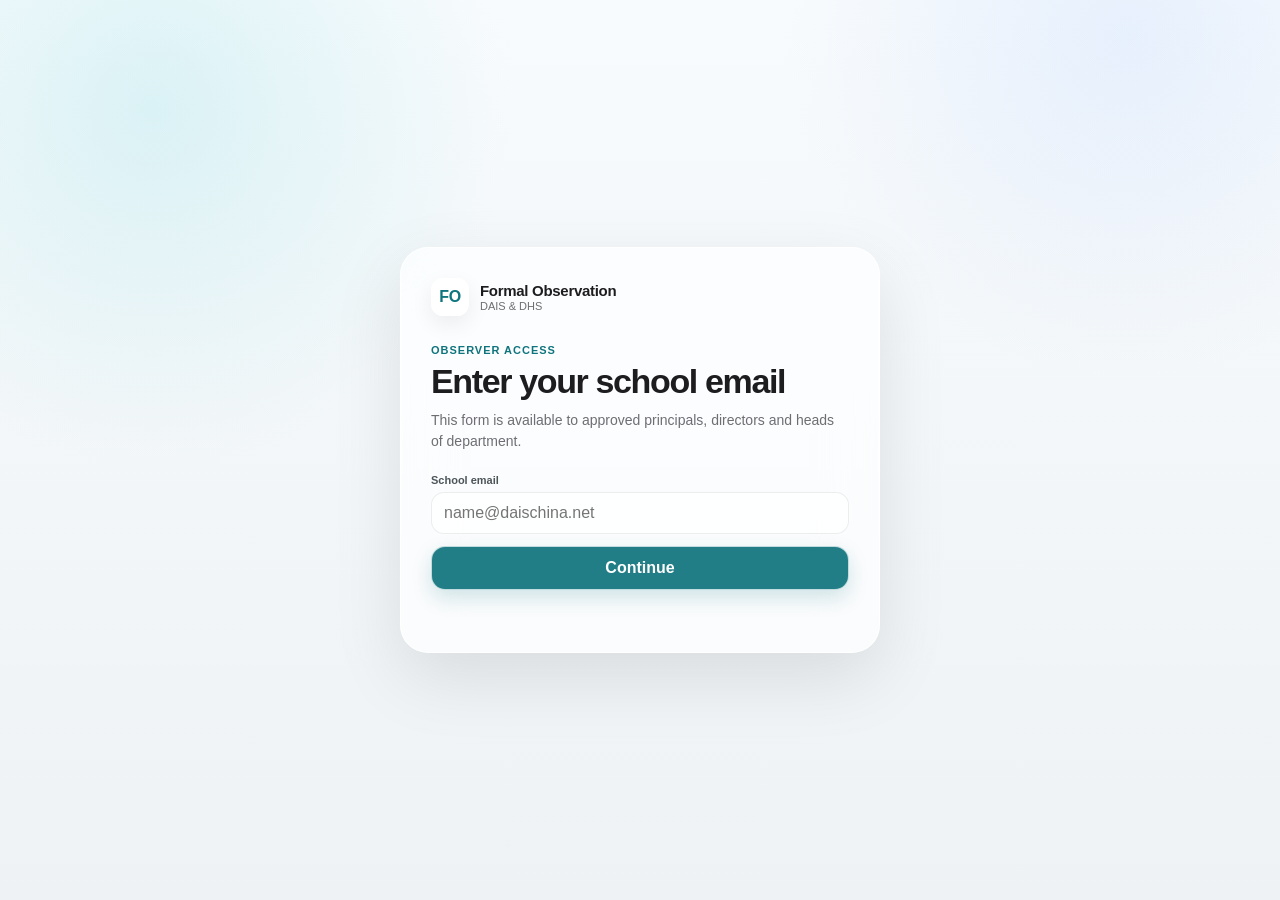
<file: index.html>
<!doctype html>
<html lang="en">
<head>
  <meta charset="utf-8" />
  <meta name="viewport" content="width=device-width, initial-scale=1" />
  <meta name="theme-color" content="#0f6f78" />
  <title>Formal Lesson Observation</title>
  <link rel="stylesheet" href="styles.css" />
</head>
<body>
  <section id="accessGate" class="access-gate no-print">
    <div class="access-card">
      <div class="access-brand">
        <div class="brand-mark">FO</div>
        <div>
          <div class="brand-title">Formal Observation</div>
          <div class="brand-subtitle">DAIS & DHS</div>
        </div>
      </div>
      <p class="access-kicker">Observer access</p>
      <h1>Enter your school email</h1>
      <p class="access-copy">This form is available to approved principals, directors and heads of department.</p>
      <label class="field">
        <span>School email</span>
        <input id="observerAccessEmail" type="email" autocomplete="email" placeholder="name@daischina.net" />
      </label>
      <button type="button" class="btn btn-primary access-button" id="observerAccessBtn">Continue</button>
      <p id="observerAccessMessage" class="access-message" aria-live="polite"></p>
    </div>
  </section>

  <div class="app access-locked" id="mainApp">
    <header class="app-header no-print">
      <div class="brand">
        <div class="brand-mark">FO</div>
        <div>
          <div class="brand-title">Formal Observation</div>
          <div class="brand-subtitle">DAIS & DHS</div>
        </div>
      </div>
      <div class="header-actions">
        <span id="activeObserver" class="active-observer"></span><span id="saveState" class="save-state">Draft saved locally</span>
        <button type="button" class="btn btn-ghost" id="signOutBtn">Sign out</button>
        <button type="button" class="btn btn-ghost" id="clearBtn">Clear</button>
        <button type="button" class="btn btn-secondary" id="saveBtn">Save draft</button>
        <button type="button" class="btn btn-primary" id="submitBtn">Submit observation</button>
        <button type="button" class="btn btn-primary" id="printBtn">Print / Save PDF</button>
      </div>
    </header>

    <main class="shell">
      <section class="hero no-print">
        <div>
          <p class="kicker">DAIS & DHS</p>
          <h1>Formal Lesson Observation</h1>
        </div>
        <div class="hero-badge">
          <span class="hero-badge-label">Overall</span>
          <strong id="heroOverall">Not rated</strong>
        </div>
      </section>

      <form id="observationForm">
        <section class="panel identity-panel print-card">
          <div class="panel-heading">
            <div>
              <span class="step">01</span>
              <h2>Observation details</h2>
            </div>
            <p>Basic lesson information</p>
          </div>
          <div class="field-grid">
            <label class="field">
              <span>Teacher</span>
              <select name="teacher" id="observedTeacher" required>
                <option value="">Select teacher</option>
              </select>
            </label>
            <label class="field">
              <span>Department</span>
              <select name="department" id="departmentSelect" required>
                <option value="">Select department</option>
                <option value="English">English</option>
                <option value="EAL">EAL</option>
                <option value="Mathematics">Mathematics</option>
                <option value="Science">Science</option>
                <option value="Social Studies / Humanities">Social Studies / Humanities</option>
                <option value="Mandarin / Chinese">Mandarin / Chinese</option>
                <option value="Physical Education & Health">Physical Education & Health</option>
                <option value="Performing Arts">Performing Arts</option>
                <option value="Visual Arts">Visual Arts</option>
                <option value="Design & Technology">Design & Technology</option>
                <option value="Computer Science">Computer Science</option>
              </select>
            </label>
            <label class="field">
              <span>Grade</span>
              <select name="grade" id="observationGrade" required>
                <option value="">Select grade</option>
                <option value="Grade 6">Grade 6</option>
                <option value="Grade 7">Grade 7</option>
                <option value="Grade 8">Grade 8</option>
                <option value="Grade 9">Grade 9</option>
                <option value="Grade 10">Grade 10</option>
                <option value="Grade 11">Grade 11</option>
                <option value="Grade 12">Grade 12</option>
                <option value="Mix">Mix</option>
              </select>
            </label>
            <label class="field">
              <span>Course / Subject</span>
              <select name="course" id="courseSelect" required disabled>
                <option value="">Select a teacher first</option>
              </select>
            </label>
            <label class="field">
              <span>Observer</span>
              <input name="observer" id="observerField" type="email" readonly />
            </label>
            <label class="field">
              <span>Observation date</span>
              <input name="observationDate" id="observationDate" type="date" />
            </label>
          </div>
        </section>

        <section class="panel print-card">
          <div class="panel-heading">
            <div>
              <span class="step">02</span>
              <h2>Faculty teaching skills</h2>
            </div>
            <p>Rate each area and add evidence where useful</p>
          </div>
          <div id="facultyCriteria" class="criteria-stack"></div>
          <label class="field notes-field">
            <span>Additional notes</span>
            <textarea name="facultyNotes" rows="4" placeholder="Additional evidence or context..."></textarea>
          </label>
        </section>

        <section class="panel print-card">
          <div class="panel-heading">
            <div>
              <span class="step">03</span>
              <h2>Student learning skills</h2>
            </div>
            <p>Evidence of how students engage with learning</p>
          </div>
          <div id="learningCriteria" class="criteria-stack"></div>
          <label class="field notes-field">
            <span>Additional notes</span>
            <textarea name="learningNotes" rows="4" placeholder="Additional evidence or context..."></textarea>
          </label>
        </section>

        <section class="panel print-card">
          <div class="panel-heading">
            <div>
              <span class="step">04</span>
              <h2>Student attainment</h2>
            </div>
            <p>Select the statement that best matches the evidence observed</p>
          </div>
          <div id="attainmentOptions" class="statement-grid attainment-grid"></div>
        </section>

        <section class="panel print-card">
          <div class="panel-heading">
            <div>
              <span class="step">05</span>
              <h2>Student progress</h2>
            </div>
            <p>Select the statement that best matches the progress observed</p>
          </div>
          <div id="progressOptions" class="statement-grid progress-grid"></div>
        </section>

        <section class="panel summary-panel print-card">
          <div class="panel-heading">
            <div>
              <span class="step">06</span>
              <h2>Evaluation summary</h2>
            </div>
            <p>Calculated automatically from the observer ratings</p>
          </div>

          <div class="summary-grid">
            <div class="summary-box">
              <span>Faculty teaching skills <b class="summary-weight">21.67%</b></span>
              <strong id="facultySummary">Not rated</strong>
              <select name="evaluationFacultyOverride" aria-label="Faculty teaching skills override">
                <option value="">Automatic</option>
                <option value="OUTSTANDING">Outstanding</option>
                <option value="ACCEPTABLE">Acceptable</option>
                <option value="INCOMPLETE">Incomplete</option>
              </select>
            </div>
            <div class="summary-box">
              <span>Student learning skills <b class="summary-weight">21.67%</b></span>
              <strong id="learningSummary">Not rated</strong>
              <select name="evaluationLearningOverride" aria-label="Student learning skills override">
                <option value="">Automatic</option>
                <option value="OUTSTANDING">Outstanding</option>
                <option value="ACCEPTABLE">Acceptable</option>
                <option value="INCOMPLETE">Incomplete</option>
              </select>
            </div>
            <div class="summary-box">
              <span>Student attainment <b class="summary-weight">21.67%</b></span>
              <strong id="attainmentSummary">Not rated</strong>
              <select name="evaluationAttainmentOverride" aria-label="Student attainment override">
                <option value="">Automatic</option>
                <option value="OUTSTANDING">Outstanding</option>
                <option value="ACCEPTABLE">Acceptable</option>
                <option value="INCOMPLETE">Incomplete</option>
              </select>
            </div>
            <div class="summary-box">
              <span>Student progress <b class="summary-weight">35%</b></span>
              <strong id="progressSummary">Not rated</strong>
              <select name="evaluationProgressOverride" aria-label="Student progress override">
                <option value="">Automatic</option>
                <option value="OUTSTANDING">Outstanding</option>
                <option value="ACCEPTABLE">Acceptable</option>
                <option value="INCOMPLETE">Incomplete</option>
              </select>
            </div>
          </div>

          <div class="final-overall">
            <div>
              <span>Final overall</span>
              <strong id="finalOverall">Not rated</strong>
            </div>
            <label class="field compact">
              <span>Manual override</span>
              <select name="evaluationOverallOverride">
                <option value="">Automatic</option>
                <option value="OUTSTANDING">Outstanding</option>
                <option value="ACCEPTABLE">Acceptable</option>
                <option value="INCOMPLETE">Incomplete</option>
              </select>
            </label>
          </div>
        </section>

        <section class="panel print-card">
          <div class="panel-heading">
            <div>
              <span class="step">07</span>
              <h2>Feedback & next steps</h2>
            </div>
            <p>Clear, practical feedback for professional growth</p>
          </div>
          <div class="feedback-grid">
            <label class="feedback-card strengths">
              <span class="feedback-title">Main strengths of the lesson</span>
              <textarea name="strengths" rows="5" placeholder="What was particularly effective?"></textarea>
            </label>
            <label class="feedback-card improvements">
              <span class="feedback-title">Items for improvement</span>
              <textarea name="improvement" rows="5" placeholder="What could be strengthened?"></textarea>
            </label>
            <label class="feedback-card next-steps">
              <span class="feedback-title">Next steps moving forward</span>
              <textarea name="nextSteps" rows="5" placeholder="What should happen next?"></textarea>
            </label>
          </div>
        </section>

        <section class="panel rubric-panel print-card">
          <details>
            <summary>Reference Rubric 1</summary>
            <div id="facultyRubric" class="rubric-wrap"></div>
          </details>
        </section>

        <section class="panel rubric-panel print-card">
          <details>
            <summary>Reference Rubric 2</summary>
            <div id="learningRubric" class="rubric-wrap"></div>
          </details>
        </section>

        <div class="mobile-actions no-print">
          <button type="button" class="btn btn-secondary" id="mobileSaveBtn">Save draft</button>
          <button type="button" class="btn btn-primary" id="mobileSubmitBtn">Submit observation</button>
          <button type="button" class="btn btn-primary" id="mobilePrintBtn">Print / Save PDF</button>
        </div>
        <p id="submitStatus" class="save-state no-print" aria-live="polite"></p>
      </form>
    </main>
  </div>

  <div id="workingOverlay" class="working-overlay no-print" aria-hidden="true">
    <div class="working-card" role="status" aria-live="polite">
      <div class="working-spinner" aria-hidden="true"></div>
      <div>
        <strong id="workingTitle">Working…</strong>
        <p id="workingMessage">Please wait a moment.</p>
      </div>
    </div>
  </div>

  <div id="submissionConfirm" class="submission-confirm no-print" aria-hidden="true">
    <div class="submission-confirm-card" role="dialog" aria-modal="true" aria-labelledby="submissionConfirmTitle">
      <p class="submission-kicker">Final check</p>
      <h2 id="submissionConfirmTitle">Submit this observation?</h2>
      <p class="submission-confirm-copy">Review the teacher notification before the observation is submitted.</p>

      <div class="submission-review">
        <div class="submission-review-row">
          <span>Teacher</span>
          <strong id="confirmTeacherName">—</strong>
        </div>
        <div class="submission-review-row">
          <span>Course / Subject</span>
          <strong id="confirmCourseName">—</strong>
        </div>
      </div>

      <fieldset class="email-choice">
        <legend>Send the teacher an email?</legend>
        <label class="email-choice-option">
          <input type="radio" name="sendTeacherEmailChoice" value="yes">
          <span><strong>Yes</strong><small>Send the self-appraisal link after submission.</small></span>
        </label>
        <label class="email-choice-option">
          <input type="radio" name="sendTeacherEmailChoice" value="no" checked>
          <span><strong>No</strong><small>Do not email the teacher. For this submission, any required notification will be routed to the observer instead.</small></span>
        </label>
      </fieldset>

      <label class="field confirm-email-field" id="confirmEmailField">
        <span>Teacher email</span>
        <input id="confirmTeacherEmail" type="email" autocomplete="off" placeholder="teacher@daischina.net" disabled>
        <small>You can correct the recipient before sending.</small>
      </label>

      <p id="confirmSubmissionMessage" class="access-message" aria-live="polite"></p>

      <div class="submission-confirm-actions">
        <button type="button" class="btn btn-ghost" id="cancelSubmissionBtn">Back</button>
        <button type="button" class="btn btn-primary" id="confirmSubmissionBtn">Submit observation</button>
      </div>
    </div>
  </div>

  <div id="submissionSuccess" class="submission-success no-print" aria-hidden="true">
    <div class="submission-success-card" role="dialog" aria-modal="true" aria-labelledby="submissionSuccessTitle">
      <div class="submission-check" aria-hidden="true"><span>✓</span></div>
      <p class="submission-kicker">Formal Observation</p>
      <h2 id="submissionSuccessTitle">Observation submitted successfully</h2>
      <p id="submissionSuccessCopy">The observation has been saved.</p>
      <button type="button" class="btn btn-primary" id="submissionDoneBtn">Done</button>
    </div>
  </div>
  <script src="app.js?v=20261008-submit-ux2"></script>
</body>
</html>
</file>
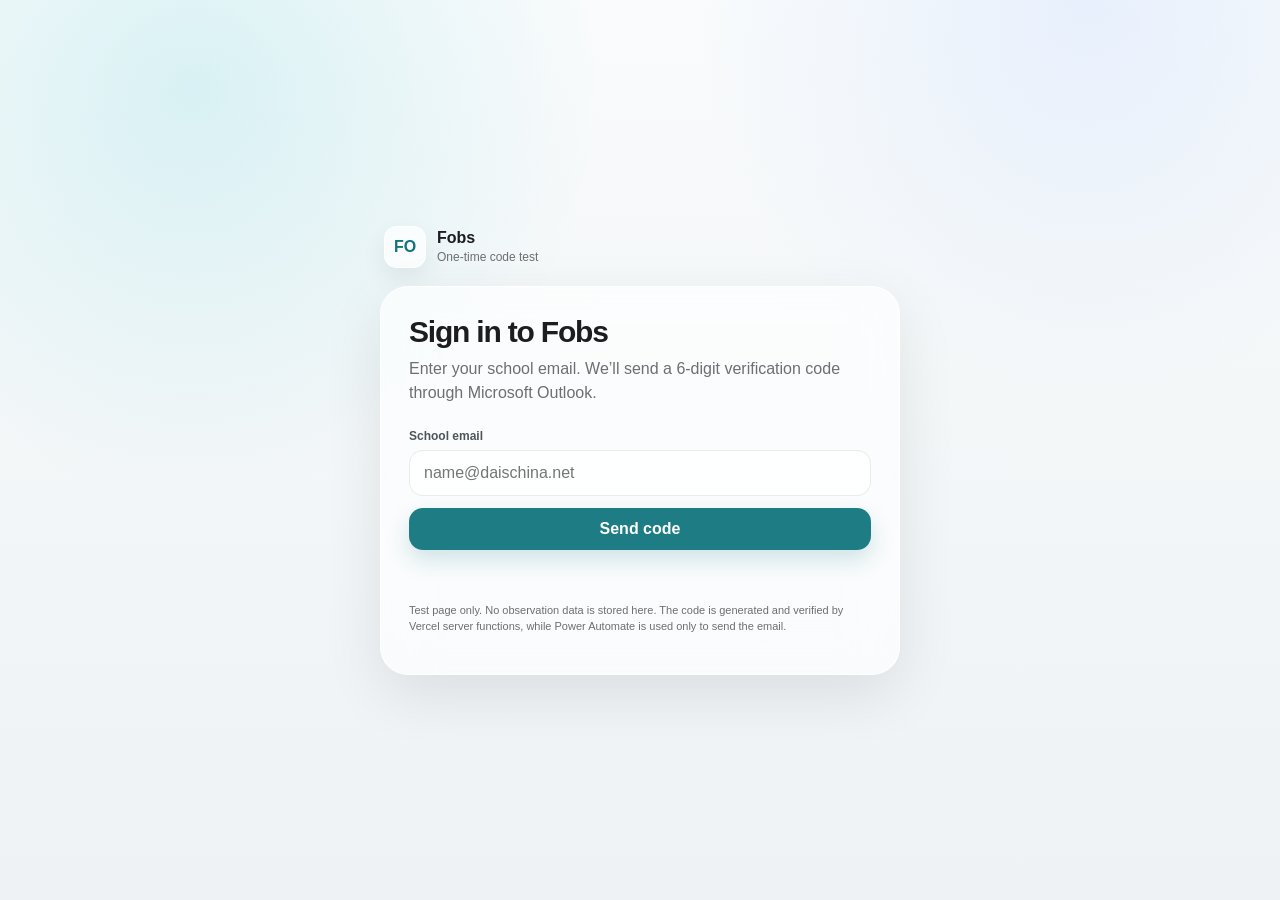
<file: otp-test.html>
<!doctype html>
<html lang="en">
<head>
  <meta charset="utf-8" />
  <meta name="viewport" content="width=device-width,initial-scale=1" />
  <meta name="theme-color" content="#0f747d" />
  <title>Fobs OTP Test</title>
  <style>
    :root{
      --ink:#1d1d1f;--muted:#6e6e73;--teal:#0f747d;--glass:rgba(255,255,255,.64);
      --line:rgba(0,0,0,.08);--ok:#258b52;--danger:#c83e3e;
    }
    *{box-sizing:border-box}
    body{
      margin:0;min-height:100vh;display:grid;place-items:center;padding:24px;
      font-family:-apple-system,BlinkMacSystemFont,"SF Pro Display","Segoe UI",sans-serif;color:var(--ink);
      background:
        radial-gradient(circle at 15% 10%,rgba(124,214,223,.25),transparent 30%),
        radial-gradient(circle at 85% 0%,rgba(170,201,255,.22),transparent 28%),
        linear-gradient(180deg,#f9fbfc,#eef2f4);
    }
    .wrap{width:min(520px,100%)}
    .brand{display:flex;align-items:center;gap:11px;margin:0 0 18px 4px}
    .mark{width:42px;height:42px;border-radius:13px;display:grid;place-items:center;background:rgba(255,255,255,.72);
      border:1px solid rgba(255,255,255,.9);box-shadow:0 10px 26px rgba(0,0,0,.07);color:var(--teal);font-weight:800}
    .brand strong{display:block}.brand span{font-size:12px;color:var(--muted)}
    .card{
      background:var(--glass);border:1px solid rgba(255,255,255,.78);border-radius:28px;padding:28px;
      box-shadow:0 20px 60px rgba(0,0,0,.09);backdrop-filter:blur(24px) saturate(150%);
    }
    h1{font-size:30px;letter-spacing:-.04em;margin:0 0 8px}.sub{margin:0 0 24px;color:var(--muted);line-height:1.5}
    label{display:block;font-size:12px;font-weight:700;margin:0 0 7px;color:#4d5559}
    input{
      width:100%;border:1px solid var(--line);background:rgba(255,255,255,.78);border-radius:14px;padding:13px 14px;
      outline:none;font:inherit;box-shadow:inset 0 1px 0 rgba(255,255,255,.8)
    }
    input:focus{border-color:rgba(15,116,125,.4);box-shadow:0 0 0 4px rgba(15,116,125,.08)}
    .row{display:flex;gap:10px;margin-top:12px}.row button{flex:1}
    button{
      border:0;border-radius:14px;padding:12px 16px;font:inherit;font-weight:750;cursor:pointer;
      transition:.15s ease
    }
    button:hover{transform:translateY(-1px)}
    .primary{background:rgba(15,116,125,.94);color:#fff;box-shadow:0 10px 22px rgba(15,116,125,.18)}
    .secondary{background:rgba(255,255,255,.68);color:#2c3336;border:1px solid rgba(255,255,255,.8)}
    .step{display:none}.step.active{display:block}
    .code{
      text-align:center;font-size:28px;letter-spacing:.24em;font-weight:700;padding-left:.24em
    }
    .message{margin-top:14px;font-size:13px;line-height:1.45;min-height:20px;color:var(--muted)}
    .message.ok{color:var(--ok)}.message.error{color:var(--danger)}
    .signed-in{padding:18px;border-radius:18px;background:rgba(37,139,82,.08);border:1px solid rgba(37,139,82,.18)}
    .signed-in strong{display:block;color:var(--ok);font-size:20px;margin-bottom:5px}
    .tiny{font-size:11px;color:var(--muted);margin-top:18px;line-height:1.5}
  </style>
</head>
<body>
  <main class="wrap">
    <div class="brand"><div class="mark">FO</div><div><strong>Fobs</strong><span>One-time code test</span></div></div>
    <section class="card">
      <div id="stepEmail" class="step active">
        <h1>Sign in to Fobs</h1>
        <p class="sub">Enter your school email. We’ll send a 6-digit verification code through Microsoft Outlook.</p>
        <label for="email">School email</label>
        <input id="email" type="email" autocomplete="email" placeholder="name@daischina.net" />
        <div class="row"><button id="sendBtn" class="primary">Send code</button></div>
        <div id="emailMessage" class="message"></div>
      </div>

      <div id="stepCode" class="step">
        <h1>Enter your code</h1>
        <p class="sub">We sent a 6-digit code to <strong id="emailEcho"></strong>. It expires in 10 minutes.</p>
        <label for="code">Verification code</label>
        <input id="code" class="code" inputmode="numeric" maxlength="6" autocomplete="one-time-code" placeholder="000000" />
        <div class="row">
          <button id="backBtn" class="secondary">Back</button>
          <button id="verifyBtn" class="primary">Verify</button>
        </div>
        <div id="codeMessage" class="message"></div>
      </div>

      <div id="stepDone" class="step">
        <div class="signed-in">
          <strong>Signed in ✓</strong>
          <div id="signedInEmail"></div>
        </div>
        <p class="sub" style="margin-top:18px">The app has proved that this person can access that school mailbox. This can later become the identity used for observation permissions and audit logs.</p>
        <div class="row"><button id="againBtn" class="secondary">Test another email</button></div>
      </div>

      <p class="tiny">Test page only. No observation data is stored here. The code is generated and verified by Vercel server functions, while Power Automate is used only to send the email.</p>
    </section>
  </main>

<script>
  let challenge = "";

  const $ = id => document.getElementById(id);
  function show(id){
    ["stepEmail","stepCode","stepDone"].forEach(x=>$(x).classList.toggle("active",x===id));
  }
  function msg(id,text,type=""){
    const el=$(id); el.textContent=text; el.className="message "+type;
  }

  $("sendBtn").onclick = async () => {
    const email=$("email").value.trim().toLowerCase();
    msg("emailMessage","Sending code…");
    $("sendBtn").disabled=true;
    try{
      const r=await fetch("/api/request-code",{method:"POST",headers:{"Content-Type":"application/json"},body:JSON.stringify({email})});
      const data=await r.json();
      if(!r.ok) throw new Error(data.error||"Could not send code");
      challenge=data.challenge;
      $("emailEcho").textContent=email;
      $("code").value="";
      msg("codeMessage","");
      show("stepCode");
      $("code").focus();
    }catch(e){msg("emailMessage",e.message,"error")}
    finally{$("sendBtn").disabled=false}
  };

  $("verifyBtn").onclick = async () => {
    const email=$("email").value.trim().toLowerCase();
    const code=$("code").value.trim();
    msg("codeMessage","Checking code…");
    $("verifyBtn").disabled=true;
    try{
      const r=await fetch("/api/verify-code",{method:"POST",headers:{"Content-Type":"application/json"},body:JSON.stringify({email,code,challenge})});
      const data=await r.json();
      if(!r.ok) throw new Error(data.error||"Verification failed");
      $("signedInEmail").textContent=data.email;
      show("stepDone");
    }catch(e){msg("codeMessage",e.message,"error")}
    finally{$("verifyBtn").disabled=false}
  };

  $("backBtn").onclick=()=>show("stepEmail");
  $("againBtn").onclick=()=>{challenge="";$("email").value="";$("code").value="";msg("emailMessage","");show("stepEmail")};
  $("code").addEventListener("input",e=>e.target.value=e.target.value.replace(/\D/g,"").slice(0,6));
  $("code").addEventListener("keydown",e=>{if(e.key==="Enter")$("verifyBtn").click()});
  $("email").addEventListener("keydown",e=>{if(e.key==="Enter")$("sendBtn").click()});
</script>
</body>
</html>
</file>
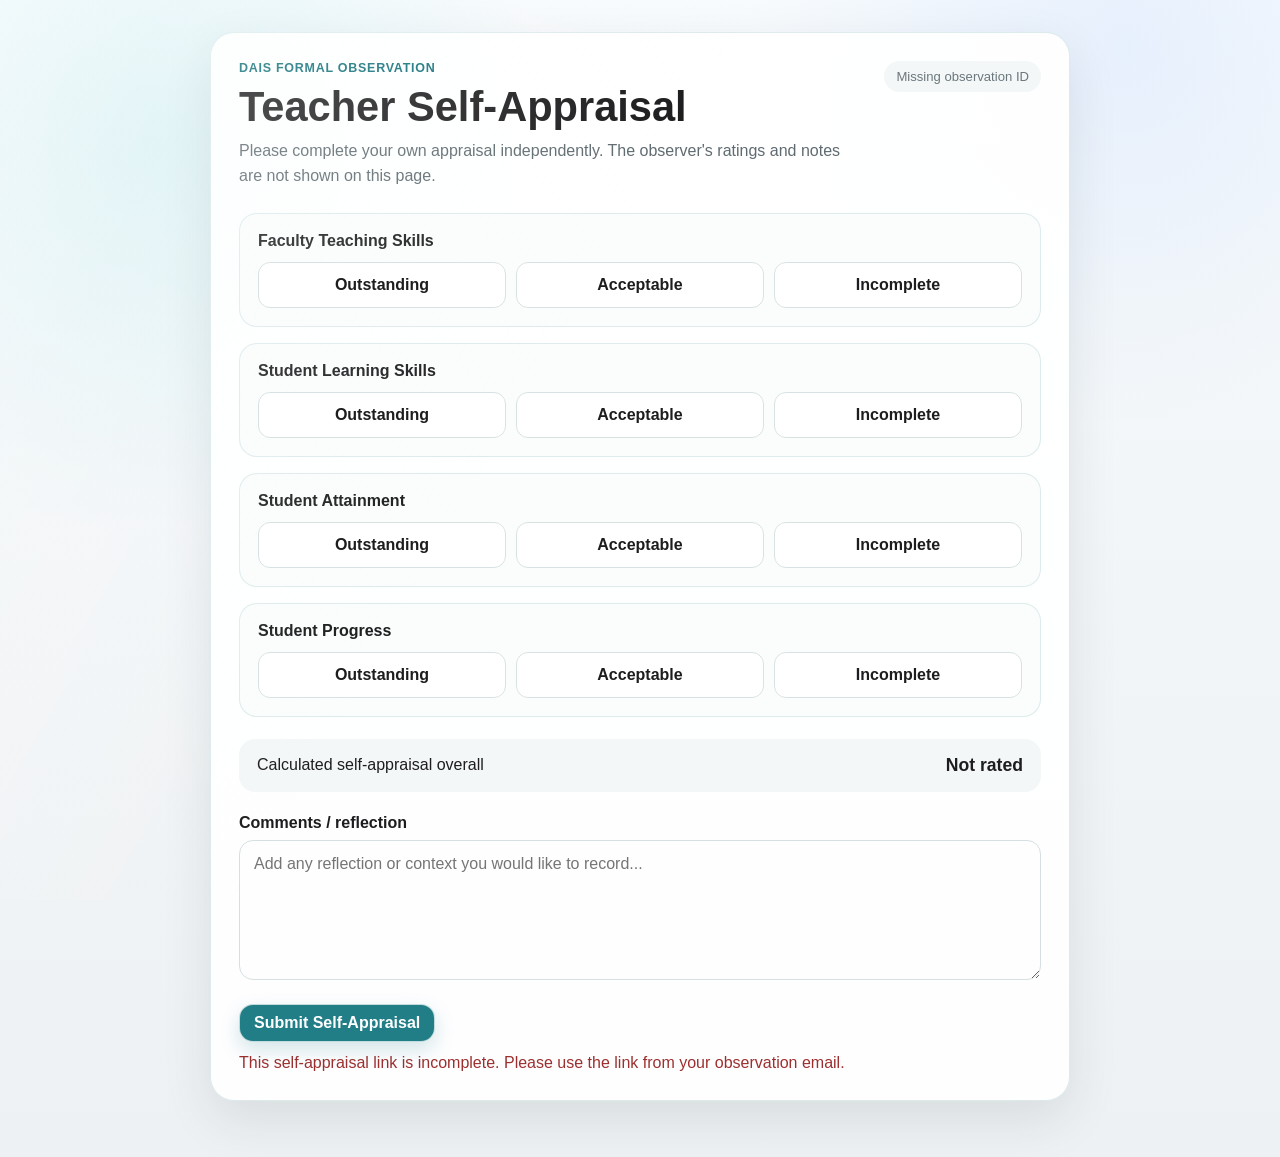
<file: self-appraisal.html>
<!doctype html>
<html lang="en">
<head>
  <meta charset="utf-8" />
  <meta name="viewport" content="width=device-width, initial-scale=1" />
  <meta name="theme-color" content="#0f6f78" />
  <title>Teacher Self-Appraisal</title>
  <link rel="stylesheet" href="styles.css" />
  <style>
    .self-shell{max-width:900px;margin:0 auto;padding:32px 20px 56px}
    .self-card{background:rgba(255,255,255,.92);border:1px solid rgba(15,111,120,.14);border-radius:24px;padding:28px;box-shadow:0 18px 50px rgba(18,42,49,.10)}
    .self-head{display:flex;justify-content:space-between;gap:24px;align-items:flex-start;margin-bottom:24px}
    .self-kicker{margin:0 0 8px;color:#0f6f78;font-weight:700;letter-spacing:.06em;text-transform:uppercase;font-size:.78rem}
    .self-head h1{margin:0 0 8px;font-size:clamp(1.8rem,4vw,2.6rem)}
    .self-copy{margin:0;color:#5f6b70;max-width:640px;line-height:1.55}
    .obs-id{font-size:.82rem;color:#6c777c;background:#f3f7f7;border-radius:999px;padding:8px 12px;white-space:nowrap}
    .self-grid{display:grid;gap:16px;margin-top:24px}
    .self-item{border:1px solid rgba(15,111,120,.12);border-radius:18px;padding:18px;background:#fbfdfd}
    .self-item h2{margin:0 0 12px;font-size:1rem}
    .self-ratings{display:grid;grid-template-columns:repeat(3,1fr);gap:10px}
    .self-ratings label{position:relative}
    .self-ratings input{position:absolute;opacity:0;pointer-events:none}
    .self-ratings span{display:flex;align-items:center;justify-content:center;min-height:46px;border:1px solid #d8e2e3;border-radius:12px;background:white;font-weight:650;cursor:pointer}
    .self-ratings input:checked + span{border-color:#0f6f78;box-shadow:0 0 0 2px rgba(15,111,120,.12);background:#eef7f7}
    .self-overall{display:flex;justify-content:space-between;align-items:center;gap:16px;margin:22px 0;padding:16px 18px;border-radius:16px;background:#f3f7f7}
    .self-overall strong{font-size:1.1rem}
    .self-comments label{display:block;font-weight:700;margin-bottom:8px}
    .self-comments textarea{width:100%;min-height:140px;border:1px solid #d6dfe1;border-radius:14px;padding:14px;font:inherit;resize:vertical}
    .self-actions{display:flex;gap:12px;align-items:center;flex-wrap:wrap;margin-top:20px}
    .self-status{margin:0;color:#5f6b70}
    .self-error{color:#9d2f2f}
    .self-success{color:#0f6f78;font-weight:700}
    @media(max-width:640px){
      .self-shell{padding:20px 14px 40px}
      .self-card{padding:20px}
      .self-head{display:block}
      .obs-id{display:inline-block;margin-top:14px}
      .self-ratings{grid-template-columns:1fr}
    }
  </style>
</head>
<body>
  <main class="self-shell">
    <section class="self-card">
      <div class="self-head">
        <div>
          <p class="self-kicker">DAIS Formal Observation</p>
          <h1>Teacher Self-Appraisal</h1>
          <p class="self-copy">Please complete your own appraisal independently. The observer's ratings and notes are not shown on this page.</p>
        </div>
        <div id="observationIdLabel" class="obs-id"></div>
      </div>

      <form id="selfAppraisalForm">
        <div class="self-grid">
          <section class="self-item">
            <h2>Faculty Teaching Skills</h2>
            <div class="self-ratings">
              <label><input type="radio" name="teacherSelfFaculty" value="Outstanding" required><span>Outstanding</span></label>
              <label><input type="radio" name="teacherSelfFaculty" value="Acceptable"><span>Acceptable</span></label>
              <label><input type="radio" name="teacherSelfFaculty" value="Incomplete"><span>Incomplete</span></label>
            </div>
          </section>

          <section class="self-item">
            <h2>Student Learning Skills</h2>
            <div class="self-ratings">
              <label><input type="radio" name="teacherSelfLearning" value="Outstanding" required><span>Outstanding</span></label>
              <label><input type="radio" name="teacherSelfLearning" value="Acceptable"><span>Acceptable</span></label>
              <label><input type="radio" name="teacherSelfLearning" value="Incomplete"><span>Incomplete</span></label>
            </div>
          </section>

          <section class="self-item">
            <h2>Student Attainment</h2>
            <div class="self-ratings">
              <label><input type="radio" name="teacherSelfAttainment" value="Outstanding" required><span>Outstanding</span></label>
              <label><input type="radio" name="teacherSelfAttainment" value="Acceptable"><span>Acceptable</span></label>
              <label><input type="radio" name="teacherSelfAttainment" value="Incomplete"><span>Incomplete</span></label>
            </div>
          </section>

          <section class="self-item">
            <h2>Student Progress</h2>
            <div class="self-ratings">
              <label><input type="radio" name="teacherSelfProgress" value="Outstanding" required><span>Outstanding</span></label>
              <label><input type="radio" name="teacherSelfProgress" value="Acceptable"><span>Acceptable</span></label>
              <label><input type="radio" name="teacherSelfProgress" value="Incomplete"><span>Incomplete</span></label>
            </div>
          </section>
        </div>

        <div class="self-overall">
          <span>Calculated self-appraisal overall</span>
          <strong id="selfOverall">Not rated</strong>
        </div>

        <div class="self-comments">
          <label for="teacherSelfComments">Comments / reflection</label>
          <textarea id="teacherSelfComments" name="teacherSelfComments" placeholder="Add any reflection or context you would like to record..."></textarea>
        </div>

        <div class="self-actions">
          <button type="submit" class="btn btn-primary" id="selfSubmitBtn">Submit Self-Appraisal</button>
          <p id="selfStatus" class="self-status" aria-live="polite"></p>
        </div>
      </form>
    </section>
  </main>
  <script src="self-appraisal.js?v=20260923-1"></script>
</body>
</html>
</file>
<file: styles.css>
:root{
  --ink:#1d1d1f;
  --muted:#6e6e73;
  --hairline:rgba(0,0,0,.08);
  --glass:rgba(255,255,255,.64);
  --glass-strong:rgba(255,255,255,.82);
  --glass-dark:rgba(23,23,23,.72);
  --teal:#0f747d;
  --teal-soft:rgba(15,116,125,.10);
  --out:#2aa65a;
  --out-soft:#eaf7ef;
  --acc:#c99700;
  --acc-soft:#fff7d9;
  --inc:#d84a4a;
  --inc-soft:#fff0f0;
  --shadow:0 18px 50px rgba(0,0,0,.08);
  --radius:26px;
}
*{box-sizing:border-box}
html{scroll-behavior:smooth}
body{
  margin:0;
  color:var(--ink);
  font-family:-apple-system,BlinkMacSystemFont,"SF Pro Display","SF Pro Text","Segoe UI",sans-serif;
  background:
    radial-gradient(circle at 12% 12%, rgba(128,216,224,.24), transparent 26%),
    radial-gradient(circle at 88% 4%, rgba(170,201,255,.22), transparent 24%),
    linear-gradient(180deg,#f8fbfd 0%,#f2f5f7 52%,#eef1f3 100%);
  min-height:100vh;
}
body:before{
  content:"";
  position:fixed;
  inset:0;
  pointer-events:none;
  background:linear-gradient(120deg,rgba(255,255,255,.35),transparent 42%);
}
button,input,select,textarea{font:inherit}
button{cursor:pointer}

.app-header{
  position:sticky;
  top:0;
  z-index:30;
  display:flex;
  align-items:center;
  justify-content:space-between;
  gap:18px;
  padding:12px 24px;
  background:rgba(247,249,250,.58);
  border-bottom:1px solid rgba(255,255,255,.75);
  backdrop-filter:saturate(180%) blur(22px);
  -webkit-backdrop-filter:saturate(180%) blur(22px);
  box-shadow:0 1px 0 rgba(0,0,0,.04);
}
.brand{display:flex;align-items:center;gap:11px}
.brand-mark{
  width:38px;height:38px;border-radius:12px;
  display:grid;place-items:center;
  background:rgba(255,255,255,.72);
  border:1px solid rgba(255,255,255,.9);
  box-shadow:0 8px 22px rgba(0,0,0,.07);
  color:var(--teal);font-weight:750;letter-spacing:-.02em;
  backdrop-filter:blur(16px);
}
.brand-title{font-weight:700;letter-spacing:-.02em;font-size:15px}
.brand-subtitle{font-size:11px;color:var(--muted);margin-top:1px}
.header-actions{display:flex;align-items:center;gap:8px;flex-wrap:wrap}
.save-state{font-size:11px;color:var(--muted);margin-right:6px}
.btn{
  border:1px solid rgba(255,255,255,.72);
  border-radius:14px;
  padding:9px 14px;
  font-weight:650;
  transition:.16s ease;
  backdrop-filter:blur(14px);
  -webkit-backdrop-filter:blur(14px);
}
.btn:hover{transform:translateY(-1px)}
.btn-primary{background:rgba(15,116,125,.92);color:#fff;box-shadow:0 8px 20px rgba(15,116,125,.18)}
.btn-secondary{background:rgba(255,255,255,.68);color:#243136}
.btn-ghost{background:rgba(255,255,255,.34);color:#62666a}

.shell{width:min(1380px,calc(100% - 28px));margin:0 auto;padding:30px 0 72px}
.hero{
  display:flex;justify-content:space-between;align-items:flex-end;gap:24px;
  margin:6px 2px 22px;
}
.kicker{
  margin:0 0 7px;
  color:var(--muted);
  font-size:12px;
  font-weight:650;
  letter-spacing:.08em;
  text-transform:uppercase;
}
.hero h1{
  margin:0;
  font-size:clamp(34px,4.5vw,54px);
  line-height:1;
  letter-spacing:-.045em;
  font-weight:720;
}
.hero-copy{display:none}
.hero-badge{
  min-width:170px;
  padding:14px 17px;
  border-radius:20px;
  background:var(--glass);
  border:1px solid rgba(255,255,255,.78);
  box-shadow:var(--shadow);
  backdrop-filter:blur(24px) saturate(150%);
  -webkit-backdrop-filter:blur(24px) saturate(150%);
}
.hero-badge-label{
  display:block;
  font-size:10px;
  text-transform:uppercase;
  letter-spacing:.10em;
  color:var(--muted);
  margin-bottom:4px;
}
.hero-badge strong{font-size:20px;letter-spacing:-.02em}

.panel{
  position:relative;
  background:var(--glass);
  border:1px solid rgba(255,255,255,.72);
  box-shadow:0 14px 44px rgba(0,0,0,.055), inset 0 1px 0 rgba(255,255,255,.75);
  border-radius:var(--radius);
  padding:24px;
  margin-bottom:16px;
  backdrop-filter:blur(24px) saturate(150%);
  -webkit-backdrop-filter:blur(24px) saturate(150%);
}
.identity-panel{background:rgba(255,255,255,.72)}
.panel-heading{
  display:flex;
  justify-content:space-between;
  align-items:flex-start;
  gap:18px;
  margin-bottom:18px;
}
.panel-heading>div{display:flex;align-items:center;gap:10px}
.panel-heading h2{margin:0;font-size:20px;letter-spacing:-.025em;font-weight:700}
.panel-heading p{margin:2px 0 0;color:var(--muted);font-size:12px;text-align:right}
.step{
  width:30px;height:30px;border-radius:10px;
  display:grid;place-items:center;
  background:rgba(255,255,255,.58);
  border:1px solid rgba(255,255,255,.85);
  color:var(--teal);
  font-size:10px;
  font-weight:750;
  box-shadow:0 6px 16px rgba(0,0,0,.04);
}

.field-grid{display:grid;grid-template-columns:repeat(6,minmax(0,1fr));gap:10px}
.field{display:flex;flex-direction:column;gap:6px}
.field>span{font-size:11px;font-weight:650;color:#4d5559}
input,select,textarea{
  width:100%;
  border:1px solid rgba(0,0,0,.07);
  background:rgba(255,255,255,.70);
  color:var(--ink);
  border-radius:13px;
  padding:11px 12px;
  outline:none;
  box-shadow:inset 0 1px 0 rgba(255,255,255,.8);
  transition:.14s ease;
}
input:focus,select:focus,textarea:focus{
  border-color:rgba(15,116,125,.38);
  box-shadow:0 0 0 4px rgba(15,116,125,.08), inset 0 1px 0 rgba(255,255,255,.85);
  background:rgba(255,255,255,.88);
}
textarea{resize:vertical;min-height:80px;line-height:1.45}

.appraisal-grid{display:grid;grid-template-columns:repeat(4,minmax(0,1fr));gap:10px}
.appraisal-card{
  background:rgba(255,255,255,.48);
  border:1px solid rgba(255,255,255,.78);
  border-radius:18px;
  padding:13px;
  box-shadow:inset 0 1px 0 rgba(255,255,255,.78);
}
.appraisal-card>span{display:block;font-size:11px;font-weight:700;margin-bottom:9px;min-height:28px}
.segmented{
  display:grid;
  grid-template-columns:repeat(3,minmax(0,1fr));
  gap:5px;
}
.segmented label{
  position:relative;
  display:flex;
  justify-content:center;
  align-items:center;
  gap:4px;
  min-width:0;
  border-radius:10px;
  padding:8px 6px;
  font-size:10px;
  font-weight:700;
  cursor:pointer;
  border:1px solid transparent;
}
.segmented input{display:none}
.segmented .outstanding{background:var(--out-soft);color:var(--out)}
.segmented .acceptable{background:var(--acc-soft);color:#856b00}
.segmented .incomplete{background:var(--inc-soft);color:var(--inc)}
.segmented label:has(input:checked){
  box-shadow:inset 0 0 0 1.5px currentColor,0 3px 10px rgba(0,0,0,.04);
}

.overall-card,
.final-overall{
  margin-top:14px;
  padding:16px 18px;
  border-radius:19px;
  background:rgba(25,25,25,.78);
  color:#fff;
  display:flex;
  align-items:center;
  justify-content:space-between;
  gap:18px;
  border:1px solid rgba(255,255,255,.12);
  box-shadow:0 10px 30px rgba(0,0,0,.12);
  backdrop-filter:blur(24px);
  -webkit-backdrop-filter:blur(24px);
}
.mini-label,
.final-overall>div>span{
  display:block;
  font-size:10px;
  text-transform:uppercase;
  letter-spacing:.09em;
  opacity:.67;
  margin-bottom:4px;
}
.overall-card strong{font-size:22px}
.final-overall strong{font-size:24px}
.field.compact{min-width:200px}
.overall-card .field span,.final-overall .field span{color:rgba(255,255,255,.70)}
.overall-card select,.final-overall select{background:rgba(255,255,255,.92);color:var(--ink)}

.criteria-stack{display:flex;flex-direction:column;gap:8px}
.criterion-row{
  display:grid;
  grid-template-columns:minmax(260px,1.25fr) 330px minmax(240px,1fr);
  gap:10px;
  align-items:center;
  padding:11px;
  border:1px solid rgba(0,0,0,.055);
  border-radius:16px;
  background:rgba(255,255,255,.42);
}
.criterion-question{font-size:12px;line-height:1.38;font-weight:600}
.rating-buttons{display:grid;grid-template-columns:repeat(3,1fr);gap:5px}
.rate-choice{
  display:flex;
  justify-content:center;
  align-items:center;
  gap:4px;
  padding:8px 6px;
  border-radius:10px;
  font-size:10px;
  font-weight:700;
  cursor:pointer;
}
.rate-choice input{display:none}
.rate-choice.outstanding{background:var(--out-soft);color:var(--out)}
.rate-choice.acceptable{background:var(--acc-soft);color:#856b00}
.rate-choice.incomplete{background:var(--inc-soft);color:var(--inc)}
.rate-choice:has(input:checked){box-shadow:inset 0 0 0 1.5px currentColor}
.evidence-input textarea{min-height:50px;padding:9px 10px;font-size:11px}
.notes-field{margin-top:12px}

.statement-grid{display:grid;gap:8px}
.attainment-grid{grid-template-columns:repeat(6,minmax(0,1fr))}
.progress-grid{grid-template-columns:repeat(5,minmax(0,1fr))}
.statement-card{
  position:relative;
  display:flex;
  flex-direction:column;
  min-height:176px;
  border:1px solid rgba(0,0,0,.055);
  border-radius:17px;
  overflow:hidden;
  background:rgba(255,255,255,.46);
  cursor:pointer;
  transition:.14s ease;
}
.statement-card:hover{transform:translateY(-1px);background:rgba(255,255,255,.62)}
.statement-card input{position:absolute;opacity:0;pointer-events:none}
.statement-copy{
  padding:13px 11px;
  font-size:11px;
  line-height:1.42;
  text-align:left;
  flex:1;
}
.statement-select{
  display:flex;
  justify-content:center;
  align-items:center;
  padding:8px 10px 6px;
}
.statement-select .check{
  width:18px;
  height:18px;
  border-radius:5px;
  background:#fff;
  border:1.5px solid #6f767a;
  position:relative;
  display:grid;
  place-items:center;
  color:#fff;
  box-shadow:inset 0 1px 0 rgba(255,255,255,.75);
}
.statement-card:has(input:checked) .check{
  background:var(--teal);
  border-color:var(--teal);
}
.statement-card:has(input:checked) .check:after{
  content:"✓";
  position:static;
  font-size:12px;
  line-height:1;
  font-weight:800;
  color:#fff;
  transform:none;
}
.statement-footer{
  display:flex;
  align-items:center;
  justify-content:center;
  gap:8px;
  padding:8px 10px;
  border-top:1px solid rgba(0,0,0,.05);
  font-size:10px;
  font-weight:750;
  text-transform:uppercase;
  letter-spacing:.05em;
}
.statement-card.green .statement-footer{background:rgba(42,166,90,.16);color:var(--out)}
.statement-card.yellow .statement-footer{background:rgba(236,205,73,.22);color:#806700}
.statement-card.red .statement-footer{background:rgba(216,74,74,.14);color:var(--inc)}
.statement-card:has(input:checked){
  box-shadow:0 0 0 2px rgba(15,116,125,.52),0 10px 22px rgba(0,0,0,.06);
}

.summary-panel{background:rgba(255,255,255,.58)}
.summary-grid{display:grid;grid-template-columns:repeat(4,minmax(0,1fr));gap:9px}
.summary-box{
  border:1px solid rgba(0,0,0,.055);
  border-radius:16px;
  background:rgba(255,255,255,.46);
  padding:13px;
  display:flex;
  flex-direction:column;
  gap:7px;
}
.summary-box>span{font-size:10px;text-transform:uppercase;letter-spacing:.05em;color:var(--muted);font-weight:700}
.summary-box strong{font-size:16px}
.summary-box select{font-size:11px;padding:8px 9px}

.feedback-grid{display:grid;grid-template-columns:repeat(3,1fr);gap:9px}
.feedback-card{
  display:flex;
  flex-direction:column;
  gap:9px;
  border:1px solid rgba(0,0,0,.055);
  border-radius:17px;
  padding:14px;
  background:rgba(255,255,255,.46);
}
.feedback-title{font-size:12px;font-weight:700}
.feedback-card textarea{min-height:165px}
.feedback-card.strengths{box-shadow:inset 0 3px 0 rgba(42,166,90,.78)}
.feedback-card.improvements{box-shadow:inset 0 3px 0 rgba(201,151,0,.70)}
.feedback-card.next-steps{box-shadow:inset 0 3px 0 rgba(15,116,125,.70)}

.rubric-panel summary{cursor:pointer;font-weight:700;color:#394348}
.rubric-wrap{overflow:auto;margin-top:14px}
.rubric-table{width:100%;border-collapse:collapse;font-size:11px;line-height:1.38}
.rubric-table th,.rubric-table td{border:1px solid rgba(0,0,0,.07);padding:9px;vertical-align:top}
.rubric-table th{background:rgba(255,255,255,.58)}
.rubric-table th.out{color:var(--out)}
.rubric-table th.acc{color:#8b7200}
.rubric-table th.inc{color:var(--inc)}
.rating-outstanding{color:var(--out)!important}
.rating-acceptable{color:#9b7c00!important}
.rating-incomplete{color:var(--inc)!important}
.mobile-actions{display:none}

@media(max-width:1180px){
  .field-grid{grid-template-columns:repeat(3,1fr)}
  .attainment-grid{grid-template-columns:repeat(3,1fr)}
}
@media(max-width:980px){
  .summary-grid{grid-template-columns:repeat(2,1fr)}
  .appraisal-grid{grid-template-columns:repeat(2,1fr)}
  .criterion-row{grid-template-columns:1fr}
  .progress-grid{grid-template-columns:repeat(2,1fr)}
  .feedback-grid{grid-template-columns:1fr}
}
@media(max-width:700px){
  .app-header{padding:11px 14px}
  .header-actions .save-state,.header-actions .btn{display:none}
  .shell{width:min(100% - 16px,1380px);padding-top:22px}
  .hero{display:block}
  .hero-badge{margin-top:14px;width:100%}
  .panel{padding:17px;border-radius:20px}
  .panel-heading{display:block}
  .panel-heading>div{margin-bottom:6px}
  .panel-heading p{text-align:left}
  .field-grid,.appraisal-grid,.summary-grid,.attainment-grid,.progress-grid{grid-template-columns:1fr}
  .segmented{grid-template-columns:1fr}
  .overall-card,.final-overall{align-items:stretch;flex-direction:column}
  .rating-buttons{grid-template-columns:1fr}
  .statement-card{min-height:140px}
  .mobile-actions{
    display:grid;
    grid-template-columns:1fr 1fr;
    gap:8px;
    position:sticky;
    bottom:8px;
    z-index:20;
    padding:8px;
    border-radius:18px;
    background:rgba(255,255,255,.64);
    backdrop-filter:blur(18px);
    -webkit-backdrop-filter:blur(18px);
  }
}

@media print{
  @page{size:A4;margin:10mm}
  *{-webkit-print-color-adjust:exact!important;print-color-adjust:exact!important}
  body{background:#fff;font-size:9pt}
  body:before{display:none}
  .no-print,.mobile-actions{display:none!important}
  .shell{width:100%;margin:0;padding:0}
  .panel{
    box-shadow:none!important;
    backdrop-filter:none!important;
    border:0!important;
    border-radius:0!important;
    padding:0;
    margin:0 0 6mm;
    background:#fff!important;
  }
  .print-card{break-inside:auto}
  .panel-heading{margin-bottom:2.5mm;border-bottom:1px solid #d8dde0;padding-bottom:2mm}
  .panel-heading h2{font-size:12pt}
  .panel-heading p{font-size:7.5pt}
  .step{width:20px;height:20px;border-radius:5px;font-size:7.5pt;box-shadow:none}
  .field-grid{grid-template-columns:repeat(6,1fr);gap:2mm}
  .field>span{font-size:7.2pt}
  input,select,textarea{
    border:0!important;
    box-shadow:none!important;
    background:transparent!important;
    padding:0!important;
    border-radius:0!important;
    color:#111!important;
  }
  select{appearance:none;-webkit-appearance:none}
  textarea{
    resize:none;
    overflow:visible!important;
    min-height:0;
    white-space:pre-wrap;
    line-height:1.45!important;
    padding-bottom:2.2mm!important;
  }
  .appraisal-grid{grid-template-columns:repeat(4,1fr);gap:1.5mm}
  .appraisal-card{padding:2mm;border-radius:0;border:1px solid #d9dde0;break-inside:avoid;background:#fff}
  .appraisal-card>span{font-size:7.4pt;min-height:auto}
  .segmented{grid-template-columns:repeat(3,1fr);gap:1mm}
  .segmented label{padding:1.1mm .7mm;border-radius:1.5mm;font-size:6.5pt}
  .overall-card,.final-overall{
    border-radius:0;
    padding:2.5mm 3mm;
    margin-top:2.5mm;
    break-inside:avoid;
    background:#242424!important;
  }
  .overall-card strong,.final-overall strong{font-size:12pt}
  .criterion-row{
    grid-template-columns:38% 29% 33%;
    gap:1.5mm;
    padding:1.8mm;
    border-radius:0;
    border:1px solid #d9dde0;
    break-inside:avoid;
    background:#fff;
  }
  .criterion-question{font-size:7.4pt}
  .rating-buttons{gap:.8mm}
  .rate-choice{padding:1.3mm .8mm;border-radius:1.5mm;font-size:6.4pt}
  .evidence-input textarea{font-size:7pt;min-height:7mm}
  .notes-field{margin-top:2.5mm;break-inside:avoid}
  .statement-grid{gap:1mm}
  .attainment-grid{grid-template-columns:repeat(6,1fr)}
  .progress-grid{grid-template-columns:repeat(5,1fr)}
  .statement-card{min-height:34mm;border-radius:0;break-inside:avoid;transform:none!important;box-shadow:none!important;background:#fff}
  .statement-copy{padding:2mm 1.6mm;font-size:6.6pt;line-height:1.25}
  .statement-select{padding:1.5mm 0 1mm}
  .statement-select .check{
    width:12px;
    height:12px;
    border-radius:2px;
    border:1px solid #555;
    background:#fff;
    box-shadow:none;
  }
  .statement-card:has(input:checked) .check{
    background:#111;
    border-color:#111;
  }
  .statement-card:has(input:checked) .check:after{
    content:"✓";
    font-size:8px;
    line-height:1;
    color:#fff;
    font-weight:800;
  }
  .statement-footer{
    justify-content:center;
    padding:1.2mm 1.5mm;
    font-size:6.3pt;
    text-align:center;
  }
  .statement-card:has(input:checked){outline:1.5px solid #111;outline-offset:-1.5px}
  .summary-grid{grid-template-columns:repeat(4,1fr);gap:1.5mm}
  .summary-box{border-radius:0;padding:2mm;gap:1mm;break-inside:avoid;background:#fff}
  .summary-box>span{font-size:6.7pt}
  .summary-box strong{font-size:9pt}
  .summary-box select{font-size:7pt}
  .feedback-grid{grid-template-columns:1fr}
  .feedback-card{border-radius:0;padding:2.5mm;break-inside:avoid;background:#fff}
  .feedback-card textarea{min-height:17mm;height:auto}
  .rubric-panel{break-before:page}
  .rubric-panel details{display:block}
  .rubric-panel summary{list-style:none;font-size:11pt}
  .rubric-panel summary::-webkit-details-marker{display:none}
  .rubric-panel details:not([open])>.rubric-wrap{display:block!important}
  .rubric-table{font-size:6.7pt}
  .rubric-table th,.rubric-table td{padding:1.6mm}
}

/* Observer access gate */
.access-locked{display:none!important}
.access-gate{
  position:fixed;
  inset:0;
  z-index:1000;
  display:grid;
  place-items:center;
  padding:24px;
  background:
    radial-gradient(circle at 12% 12%,rgba(128,216,224,.24),transparent 26%),
    radial-gradient(circle at 88% 4%,rgba(170,201,255,.22),transparent 24%),
    linear-gradient(180deg,#f8fbfd 0%,#eef2f4 100%);
}
.access-gate.is-hidden{display:none}
.access-card{
  width:min(480px,100%);
  padding:30px;
  border-radius:28px;
  background:rgba(255,255,255,.68);
  border:1px solid rgba(255,255,255,.84);
  box-shadow:0 24px 70px rgba(0,0,0,.10);
  backdrop-filter:blur(26px) saturate(155%);
  -webkit-backdrop-filter:blur(26px) saturate(155%);
}
.access-brand{display:flex;align-items:center;gap:11px;margin-bottom:28px}
.access-kicker{
  margin:0 0 8px;
  font-size:11px;
  font-weight:750;
  letter-spacing:.09em;
  text-transform:uppercase;
  color:var(--teal);
}
.access-card h1{
  margin:0 0 10px;
  font-size:34px;
  letter-spacing:-.04em;
  line-height:1.05;
}
.access-copy{margin:0 0 22px;color:var(--muted);line-height:1.5;font-size:14px}
.access-button{width:100%;margin-top:12px;padding:12px 16px}
.access-message{min-height:20px;margin:12px 2px 0;font-size:12px;color:var(--muted)}
.access-message.error{color:var(--inc)}
.active-observer{
  max-width:240px;
  overflow:hidden;
  text-overflow:ellipsis;
  white-space:nowrap;
  font-size:11px;
  color:var(--muted);
}
@media(max-width:700px){
  .active-observer{display:none}
  .access-card{padding:22px;border-radius:22px}
  .access-card h1{font-size:29px}
}


/* Observation feedback refinements */
.summary-weight{
  display:inline-flex;
  align-items:center;
  margin-left:5px;
  padding:2px 6px;
  border-radius:999px;
  background:rgba(15,116,125,.09);
  color:var(--teal);
  font-size:9px;
  font-weight:800;
  letter-spacing:0;
  text-transform:none;
}
.rating-missing{
  outline:2px solid rgba(216,74,74,.62)!important;
  outline-offset:3px;
  animation:missingPulse .7s ease 2;
}
@keyframes missingPulse{
  0%,100%{box-shadow:0 0 0 0 rgba(216,74,74,.10)}
  50%{box-shadow:0 0 0 8px rgba(216,74,74,.10)}
}
.submission-success{
  position:fixed;
  inset:0;
  z-index:2000;
  display:grid;
  place-items:center;
  padding:24px;
  background:rgba(15,28,34,.32);
  backdrop-filter:blur(14px);
  -webkit-backdrop-filter:blur(14px);
  opacity:0;
  visibility:hidden;
  transition:opacity .2s ease,visibility .2s ease;
}
.submission-success.is-visible{opacity:1;visibility:visible}
.submission-success-card{
  width:min(500px,100%);
  padding:34px 30px 28px;
  border-radius:28px;
  text-align:center;
  background:rgba(255,255,255,.96);
  border:1px solid rgba(255,255,255,.9);
  box-shadow:0 30px 90px rgba(10,35,43,.22);
  transform:translateY(14px) scale(.97);
  transition:transform .28s cubic-bezier(.2,.8,.2,1);
}
.submission-success.is-visible .submission-success-card{transform:translateY(0) scale(1)}
.submission-check{
  width:76px;
  height:76px;
  margin:0 auto 18px;
  border-radius:50%;
  display:grid;
  place-items:center;
  background:linear-gradient(145deg,#0f747d,#38a474);
  color:white;
  box-shadow:0 16px 36px rgba(15,116,125,.24);
  animation:successPop .55s cubic-bezier(.2,.9,.25,1.3);
}
.submission-check span{font-size:38px;font-weight:800;line-height:1}
.submission-kicker{
  margin:0 0 7px;
  color:var(--teal);
  font-size:11px;
  font-weight:800;
  letter-spacing:.09em;
  text-transform:uppercase;
}
.submission-success-card h2{
  margin:0 0 11px;
  font-size:28px;
  letter-spacing:-.03em;
}
.submission-success-card p:not(.submission-kicker){
  margin:0 auto 23px;
  max-width:420px;
  color:var(--muted);
  font-size:14px;
  line-height:1.55;
}
.submission-success-card .btn{min-width:150px}
@keyframes successPop{
  0%{transform:scale(.45);opacity:0}
  65%{transform:scale(1.08);opacity:1}
  100%{transform:scale(1)}
}
@media (prefers-reduced-motion:reduce){
  .submission-success-card,.submission-check,.rating-missing{animation:none!important;transition:none!important}
}
@media print{
  .summary-weight{background:transparent!important;color:#555!important;padding:0}
  .rating-missing{outline:0!important}
}

/* Submission confirmation */
.submission-confirm{
  position:fixed;
  inset:0;
  z-index:1990;
  display:grid;
  place-items:center;
  padding:24px;
  background:rgba(15,28,34,.34);
  backdrop-filter:blur(14px);
  -webkit-backdrop-filter:blur(14px);
  opacity:0;
  visibility:hidden;
  transition:opacity .2s ease,visibility .2s ease;
}
.submission-confirm.is-visible{opacity:1;visibility:visible}
.submission-confirm-card{
  width:min(560px,100%);
  max-height:min(760px,calc(100vh - 36px));
  overflow:auto;
  padding:30px;
  border-radius:28px;
  background:rgba(255,255,255,.97);
  border:1px solid rgba(255,255,255,.9);
  box-shadow:0 30px 90px rgba(10,35,43,.22);
}
.submission-confirm-card h2{margin:0 0 8px;font-size:29px;letter-spacing:-.035em}
.submission-confirm-copy{margin:0 0 20px;color:var(--muted);font-size:14px;line-height:1.5}
.submission-review{
  display:grid;
  gap:1px;
  margin:0 0 20px;
  overflow:hidden;
  border:1px solid rgba(26,64,74,.10);
  border-radius:16px;
  background:rgba(26,64,74,.08);
}
.submission-review-row{
  display:flex;
  justify-content:space-between;
  gap:20px;
  padding:13px 15px;
  background:#fff;
}
.submission-review-row span{color:var(--muted);font-size:12px}
.submission-review-row strong{text-align:right;font-size:13px}
.email-choice{margin:0 0 18px;padding:0;border:0}
.email-choice legend{margin-bottom:9px;font-size:13px;font-weight:800}
.email-choice-option{
  display:flex;
  align-items:flex-start;
  gap:11px;
  margin:8px 0;
  padding:13px 14px;
  border:1px solid rgba(26,64,74,.12);
  border-radius:15px;
  cursor:pointer;
  background:rgba(248,251,252,.86);
}
.email-choice-option input{margin-top:3px}
.email-choice-option span{display:grid;gap:2px}
.email-choice-option strong{font-size:13px}
.email-choice-option small{color:var(--muted);font-size:11px;line-height:1.4}
.confirm-email-field{margin-top:4px}
.confirm-email-field small{margin-top:5px;color:var(--muted);font-size:10px}
.confirm-email-field.is-disabled{opacity:.48}
.submission-confirm-actions{display:flex;justify-content:flex-end;gap:10px;margin-top:20px}
@media(max-width:600px){
  .submission-confirm{padding:12px}
  .submission-confirm-card{padding:22px;border-radius:22px}
  .submission-confirm-actions{display:grid;grid-template-columns:1fr 1fr}
}

/* Submission UX polish */
.working-overlay{
  position:fixed;
  inset:0;
  z-index:2100;
  display:grid;
  place-items:center;
  padding:24px;
  background:rgba(15,28,34,.28);
  backdrop-filter:blur(12px);
  -webkit-backdrop-filter:blur(12px);
  opacity:0;
  visibility:hidden;
  transition:opacity .18s ease,visibility .18s ease;
}
.working-overlay.is-visible{opacity:1;visibility:visible}
.working-card{
  width:min(430px,calc(100% - 24px));
  display:flex;
  align-items:center;
  gap:16px;
  padding:20px 22px;
  border-radius:22px;
  background:rgba(255,255,255,.96);
  border:1px solid rgba(255,255,255,.92);
  box-shadow:0 24px 70px rgba(10,35,43,.22);
}
.working-card strong{
  display:block;
  margin-bottom:4px;
  font-size:16px;
  letter-spacing:-.015em;
}
.working-card p{
  margin:0;
  color:var(--muted);
  font-size:12px;
  line-height:1.45;
}
.working-spinner{
  width:34px;
  height:34px;
  flex:0 0 34px;
  border-radius:50%;
  border:3px solid rgba(15,116,125,.16);
  border-top-color:var(--teal);
  animation:workingSpin .8s linear infinite;
}
@keyframes workingSpin{to{transform:rotate(360deg)}}

@media(min-width:601px){
  .email-choice{
    display:grid;
    grid-template-columns:1fr 1fr;
    gap:10px;
  }
  .email-choice legend{
    grid-column:1/-1;
    margin-bottom:2px;
  }
  .email-choice-option{
    position:relative;
    min-height:98px;
    margin:0;
    padding:16px;
    align-items:flex-start;
    transition:border-color .15s ease,background .15s ease,box-shadow .15s ease,transform .15s ease;
  }
  .email-choice-option:hover{transform:translateY(-1px)}
  .email-choice-option:has(input:checked){
    border-color:rgba(15,116,125,.55);
    background:rgba(15,116,125,.07);
    box-shadow:0 0 0 2px rgba(15,116,125,.10);
  }
  .email-choice-option input{
    width:18px;
    height:18px;
    flex:0 0 18px;
    accent-color:var(--teal);
  }
  .email-choice-option strong{font-size:14px}
  .email-choice-option small{font-size:11.5px;line-height:1.45}
}
@media(max-width:600px){
  .working-card{padding:18px;border-radius:19px}
}
@media (prefers-reduced-motion:reduce){
  .working-spinner{animation:none}
}
</file>
